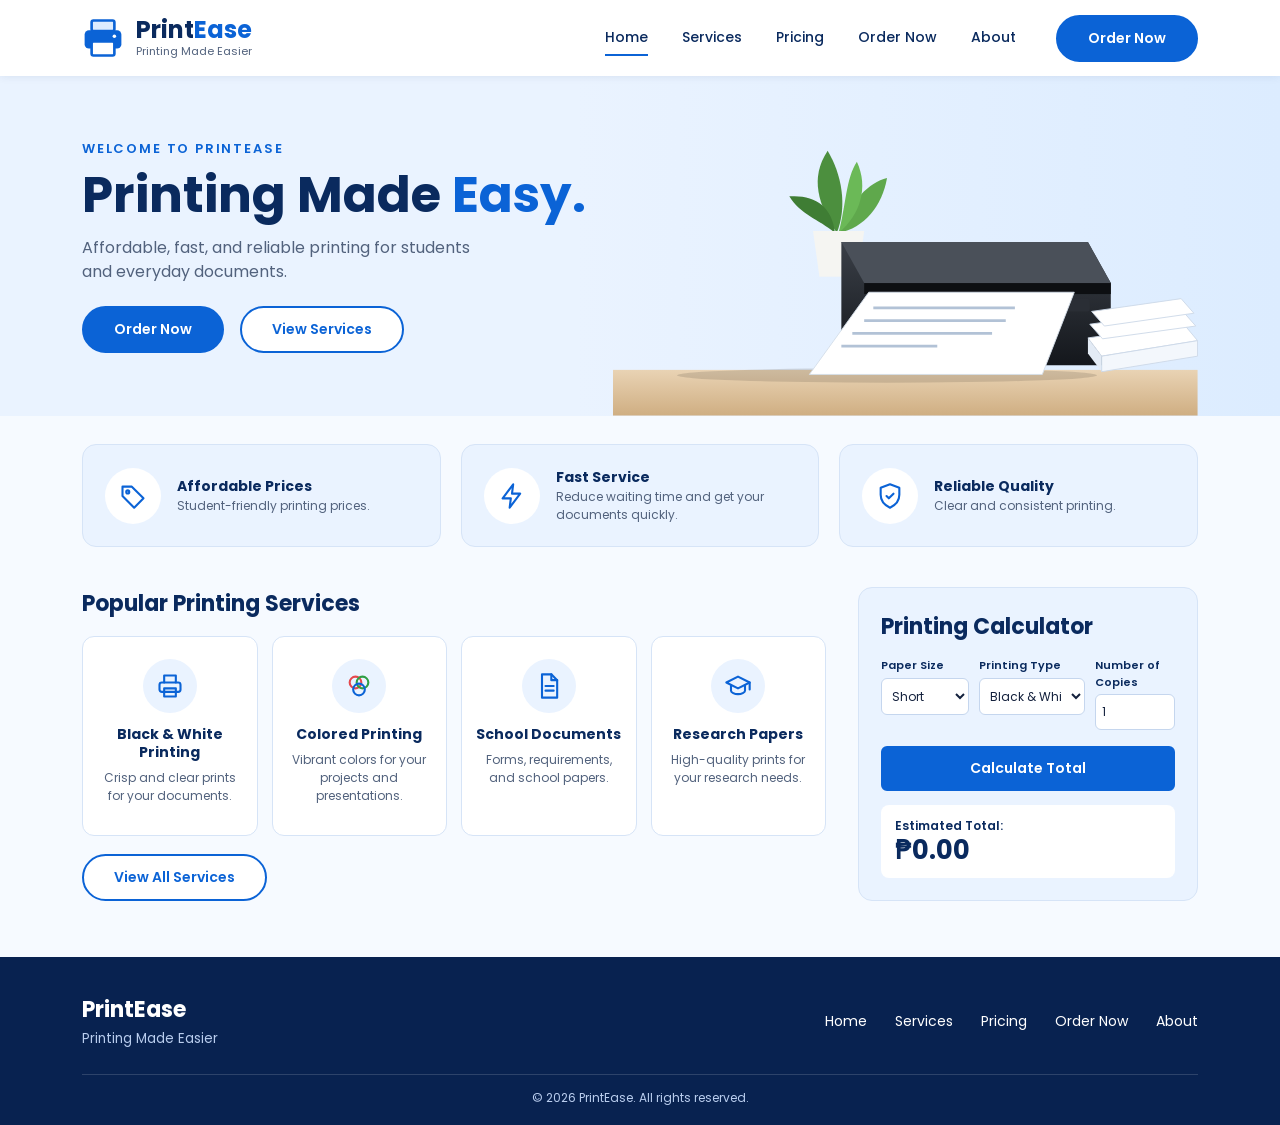
<file: index.html>
<!DOCTYPE html>
<html lang="en">
<head>
  <meta charset="UTF-8">   
  <meta name="viewport" content="width=device-width, initial-scale=1">
  <title>Home – PrintEase</title>
  <link href="https://fonts.googleapis.com/css2?family=Poppins:wght@400;500;600;700&display=swap" rel="stylesheet">
  <link rel="stylesheet" href="style.css">
  <link rel="stylesheet" href="https://pyscript.net/releases/2024.11.1/core.css">
  <script type="module" src="https://pyscript.net/releases/2024.11.1/core.js"></script>
</head>
<body>

<header class="nav">
  <div class="wrap">
    <a href="index.html" class="brand">
      <svg viewBox="0 0 48 48" aria-hidden="true"><rect x="11" y="4" width="26" height="12" rx="2" fill="#dcecff" stroke="#0b63d6" stroke-width="3"/><rect x="3" y="15" width="42" height="21" rx="5" fill="#0b63d6"/><rect x="11" y="28" width="26" height="16" rx="2" fill="#fff" stroke="#0b63d6" stroke-width="3"/><circle cx="37" cy="22" r="2" fill="#fff"/></svg>
      <span><b>Print<span>Ease</span></b><small>Printing Made Easier</small></span>
    </a>
    <div class="nav-right">
      <nav class="links">
        <a href="index.html" class="active">Home</a>
        <a href="services.html">Services</a>
        <a href="pricing.html">Pricing</a>
        <a href="order.html">Order Now</a>
        <a href="about.html">About</a>
      </nav>
      <a href="order.html" class="btn btn-blue">Order Now</a>
    </div>
  </div>
</header>

<section class="hero">
  <div class="wrap">
    <div>
      <div class="eyebrow">WELCOME TO PRINTEASE</div>
      <h1>Printing Made <span>Easy.</span></h1>
      <p>Affordable, fast, and reliable printing for students and everyday documents.</p>
      <div class="btns">
        <a href="order.html" class="btn btn-blue">Order Now</a>
        <a href="services.html" class="btn btn-outline">View Services</a>
      </div>
    </div>
    <div class="hero-img">
      <svg viewBox="0 0 640 340" role="img" aria-label="Printer with paper coming out and a stack of paper">
        <defs>
          <linearGradient id="body" x1="0" y1="0" x2="0" y2="1"><stop offset="0" stop-color="#3a3f47"/><stop offset="1" stop-color="#14171c"/></linearGradient>
          <linearGradient id="desk" x1="0" y1="0" x2="0" y2="1"><stop offset="0" stop-color="#e9d3b4"/><stop offset="1" stop-color="#cfae82"/></linearGradient>
        </defs>
        <!-- desk -->
        <rect x="0" y="290" width="640" height="50" fill="url(#desk)"/>
        <ellipse cx="300" cy="296" rx="230" ry="8" fill="#000" opacity=".12"/>
        <!-- plant -->
        <g transform="translate(205 40)">
          <path d="M40 100 C20 70 10 40 30 10 C45 35 52 70 40 100Z" fill="#4c8f3e"/>
          <path d="M42 100 C55 65 75 45 95 40 C90 70 70 95 42 100Z" fill="#5fa84c"/>
          <path d="M38 100 C20 85 0 80 -12 60 C15 58 35 70 38 100Z" fill="#3f7d34"/>
          <path d="M42 100 C50 70 50 40 62 22 C75 50 66 80 42 100Z" fill="#6bb957"/>
          <path d="M14 98h56l-7 50H21z" fill="#f5f5f2"/>
        </g>
        <!-- printer body -->
        <path d="M250 150 L520 150 L545 195 L545 285 L250 285Z" fill="url(#body)"/>
        <path d="M250 150 L520 150 L545 195 L275 195Z" fill="#4a5059"/>
        <rect x="275" y="195" width="270" height="12" fill="#0d0f12"/>
        <!-- control panel -->
        <rect x="470" y="212" width="52" height="14" rx="3" fill="#2a2e35"/>
        <circle cx="482" cy="219" r="3" fill="#3ddc84"/>
        <circle cx="496" cy="219" r="3" fill="#6b7280"/>
        <!-- paper coming out -->
        <path d="M280 205 L505 205 L470 295 L215 295Z" fill="#fff" stroke="#d5deea"/>
        <g stroke="#9fb3cc" stroke-width="3" opacity=".8">
          <line x1="285" y1="222" x2="440" y2="222"/><line x1="275" y1="236" x2="430" y2="236"/>
          <line x1="262" y1="250" x2="415" y2="250"/><line x1="250" y1="264" x2="355" y2="264"/>
        </g>
        <!-- paper stack -->
        <g>
          <path d="M520 255 L625 240 L640 258 L535 275Z" fill="#fff" stroke="#cdd9e8"/>
          <path d="M520 255 L535 275 L535 292 L520 272Z" fill="#e3ebf5"/>
          <path d="M535 275 L640 258 L640 275 L535 292Z" fill="#f3f7fc" stroke="#cdd9e8"/>
          <path d="M522 240 L624 226 L638 242 L536 256Z" fill="#fff" stroke="#cdd9e8"/>
          <path d="M524 226 L622 212 L636 228 L538 242Z" fill="#fff" stroke="#cdd9e8"/>
        </g>
      </svg>
    </div>
  </div>
</section>

<main class="wrap">
  <section class="benefits">
    <div class="benefit">
      <div class="icon-circle"><svg viewBox="0 0 24 24"><path d="M3 12V4h8l10 10-8 8z"/><circle cx="7.5" cy="8.5" r="1.3"/></svg></div>
      <div><h3>Affordable Prices</h3><p>Student-friendly printing prices.</p></div>
    </div>
    <div class="benefit">
      <div class="icon-circle"><svg viewBox="0 0 24 24"><path d="M13 2 4 14h7l-1 8 9-12h-7z"/></svg></div>
      <div><h3>Fast Service</h3><p>Reduce waiting time and get your documents quickly.</p></div>
    </div>
    <div class="benefit">
      <div class="icon-circle"><svg viewBox="0 0 24 24"><path d="M12 2 4 5v6c0 5 3.5 9 8 11 4.5-2 8-6 8-11V5z"/><path d="m9 12 2 2 4-4"/></svg></div>
      <div><h3>Reliable Quality</h3><p>Clear and consistent printing.</p></div>
    </div>
  </section>

  <div class="main">
    <section>
      <h2>Popular Printing Services</h2>
      <div class="services">
        <div class="service"><div class="icon-circle"><svg viewBox="0 0 24 24"><path d="M7 9V3h10v6"/><rect x="3" y="9" width="18" height="8" rx="2"/><path d="M7 14h10v7H7z"/></svg></div><h3>Black &amp; White Printing</h3><p>Crisp and clear prints for your documents.</p></div>
        <div class="service"><div class="icon-circle"><svg viewBox="0 0 24 24"><circle cx="9" cy="9" r="5" stroke="#e5484d"/><circle cx="15" cy="9" r="5" stroke="#2f9e44"/><circle cx="12" cy="15" r="5"/></svg></div><h3>Colored Printing</h3><p>Vibrant colors for your projects and presentations.</p></div>
        <div class="service"><div class="icon-circle"><svg viewBox="0 0 24 24"><path d="M6 2h8l5 5v15H6z"/><path d="M14 2v5h5M9 12h7M9 16h7"/></svg></div><h3>School Documents</h3><p>Forms, requirements, and school papers.</p></div>
        <div class="service"><div class="icon-circle"><svg viewBox="0 0 24 24"><path d="m2 9 10-5 10 5-10 5z"/><path d="M6 11.5V16c0 1.5 3 3 6 3s6-1.5 6-3v-4.500M22 9v6"/></svg></div><h3>Research Papers</h3><p>High-quality prints for your research needs.</p></div>
      </div>
      <a href="services.html" class="btn btn-outline more">View All Services</a>
    </section>
    <section class="calc">
      <h2>Printing Calculator</h2>
      <div class="fields">
        <div>
          <label for="paper-size">Paper Size</label>
          <select id="paper-size" py-change="calculate_total">
            <option value="short">Short</option>
            <option value="long">Long</option>
            <option value="a4">A4</option>
          </select>
        </div>
        <div>
          <label for="print-type">Printing Type</label>
          <select id="print-type" py-change="calculate_total">
            <option value="bw">Black &amp; White</option>
            <option value="color">Colored</option>
          </select>
        </div>
        <div>
          <label for="copies">Number of Copies</label>
          <input type="number" id="copies" value="1" min="1" py-change="calculate_total">
        </div>
      </div>
      <button type="button" class="btn btn-blue" py-click="calculate_total">Calculate Total</button>
      <p class="error" id="calc-error" role="alert"></p>
      <div class="result">Estimated Total:<strong id="total">₱0.00</strong></div>
    </section>
  </div>
</main>

<footer>
  <div class="wrap">
    <div class="top">
      <div><b>PrintEase</b><small>Printing Made Easier</small></div>
      <nav>
        <a href="index.html">Home</a>
        <a href="services.html">Services</a>
        <a href="pricing.html">Pricing</a>
        <a href="order.html">Order Now</a>
        <a href="about.html">About</a>
      </nav>
    </div>
    <div class="copy">© 2026 PrintEase. All rights reserved.</div>
  </div>
</footer>

<script type="py" src="./printease.py"></script>
</body>
</html>
</file>
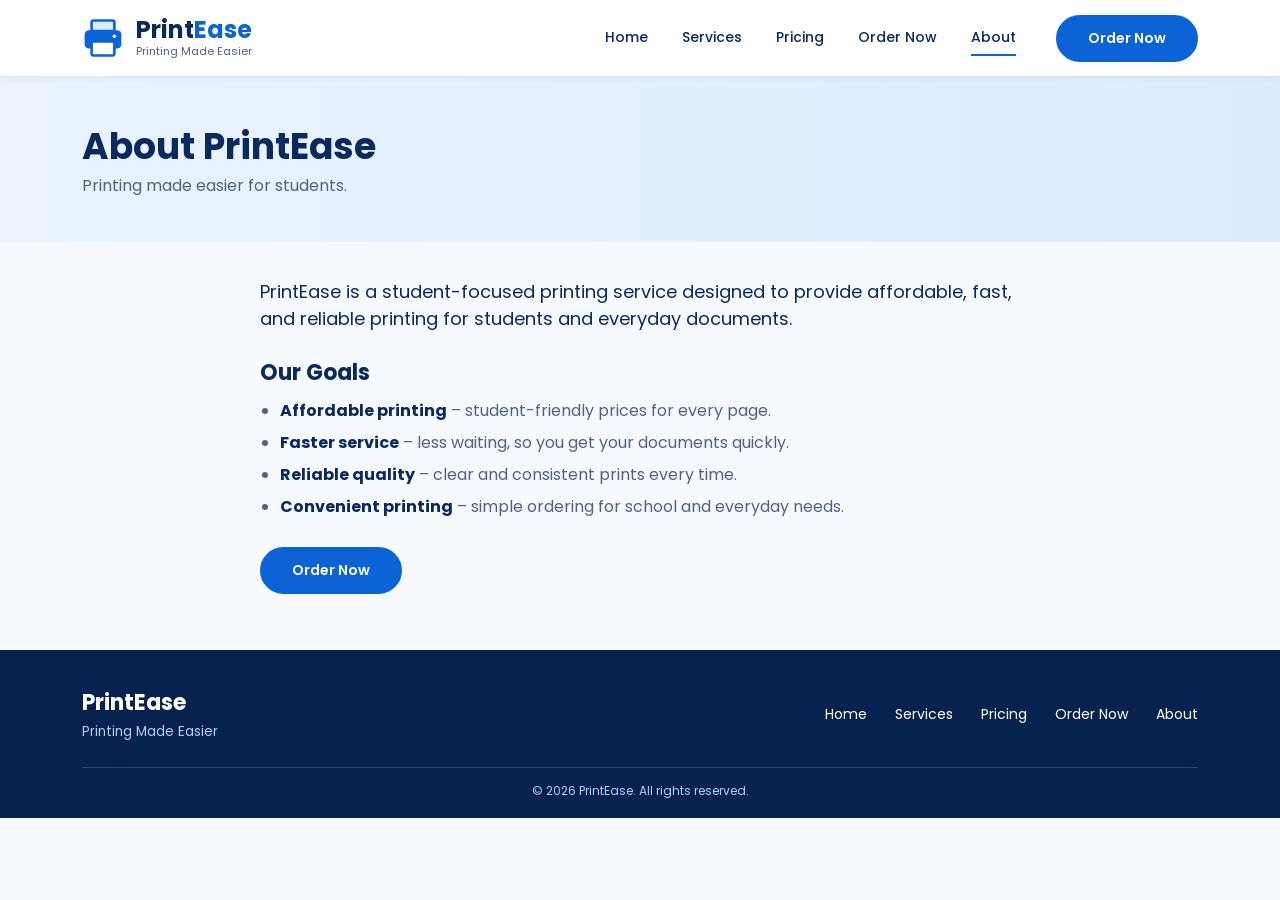
<file: about.html>
<!DOCTYPE html>
<html lang="en">
<head>
  <meta charset="UTF-8">
  <meta name="viewport" content="width=device-width, initial-scale=1">
  <title>About – PrintEase</title>
  <link href="https://fonts.googleapis.com/css2?family=Poppins:wght@400;500;600;700&display=swap" rel="stylesheet">
  <link rel="stylesheet" href="style.css">
  <link rel="stylesheet" href="https://pyscript.net/releases/2024.11.1/core.css">
  <script type="module" src="https://pyscript.net/releases/2024.11.1/core.js"></script>
</head>
<body>

<header class="nav">
  <div class="wrap">
    <a href="index.html" class="brand">
      <svg viewBox="0 0 48 48" aria-hidden="true"><rect x="11" y="4" width="26" height="12" rx="2" fill="#dcecff" stroke="#0b63d6" stroke-width="3"/><rect x="3" y="15" width="42" height="21" rx="5" fill="#0b63d6"/><rect x="11" y="28" width="26" height="16" rx="2" fill="#fff" stroke="#0b63d6" stroke-width="3"/><circle cx="37" cy="22" r="2" fill="#fff"/></svg>
      <span><b>Print<span>Ease</span></b><small>Printing Made Easier</small></span>
    </a>
    <div class="nav-right">
      <nav class="links">
        <a href="index.html">Home</a>
        <a href="services.html">Services</a>
        <a href="pricing.html">Pricing</a>
        <a href="order.html">Order Now</a>
        <a href="about.html" class="active">About</a>
      </nav>
      <a href="order.html" class="btn btn-blue">Order Now</a>
    </div>
  </div>
</header>
<section class="page-head"><div class="wrap"><h1>About PrintEase</h1><p>Printing made easier for students.</p></div></section>

<main class="wrap section">
  <div class="about">
    <p class="lead">PrintEase is a student-focused printing service designed to provide affordable, fast, and reliable printing for students and everyday documents.</p>
    <h2>Our Goals</h2>
    <ul class="goals">
      <li><b>Affordable printing</b> – student-friendly prices for every page.</li>
      <li><b>Faster service</b> – less waiting, so you get your documents quickly.</li>
      <li><b>Reliable quality</b> – clear and consistent prints every time.</li>
      <li><b>Convenient printing</b> – simple ordering for school and everyday needs.</li>
    </ul>
    <a href="order.html" class="btn btn-blue">Order Now</a>
  </div>
</main>

<footer>
  <div class="wrap">
    <div class="top">
      <div><b>PrintEase</b><small>Printing Made Easier</small></div>
      <nav>
        <a href="index.html">Home</a>
        <a href="services.html">Services</a>
        <a href="pricing.html">Pricing</a>
        <a href="order.html">Order Now</a>
        <a href="about.html">About</a>
      </nav>
    </div>
    <div class="copy">© 2026 PrintEase. All rights reserved.</div>
  </div>
</footer>

<script type="py" src="./printease.py"></script>
</body>
</html>
</file>
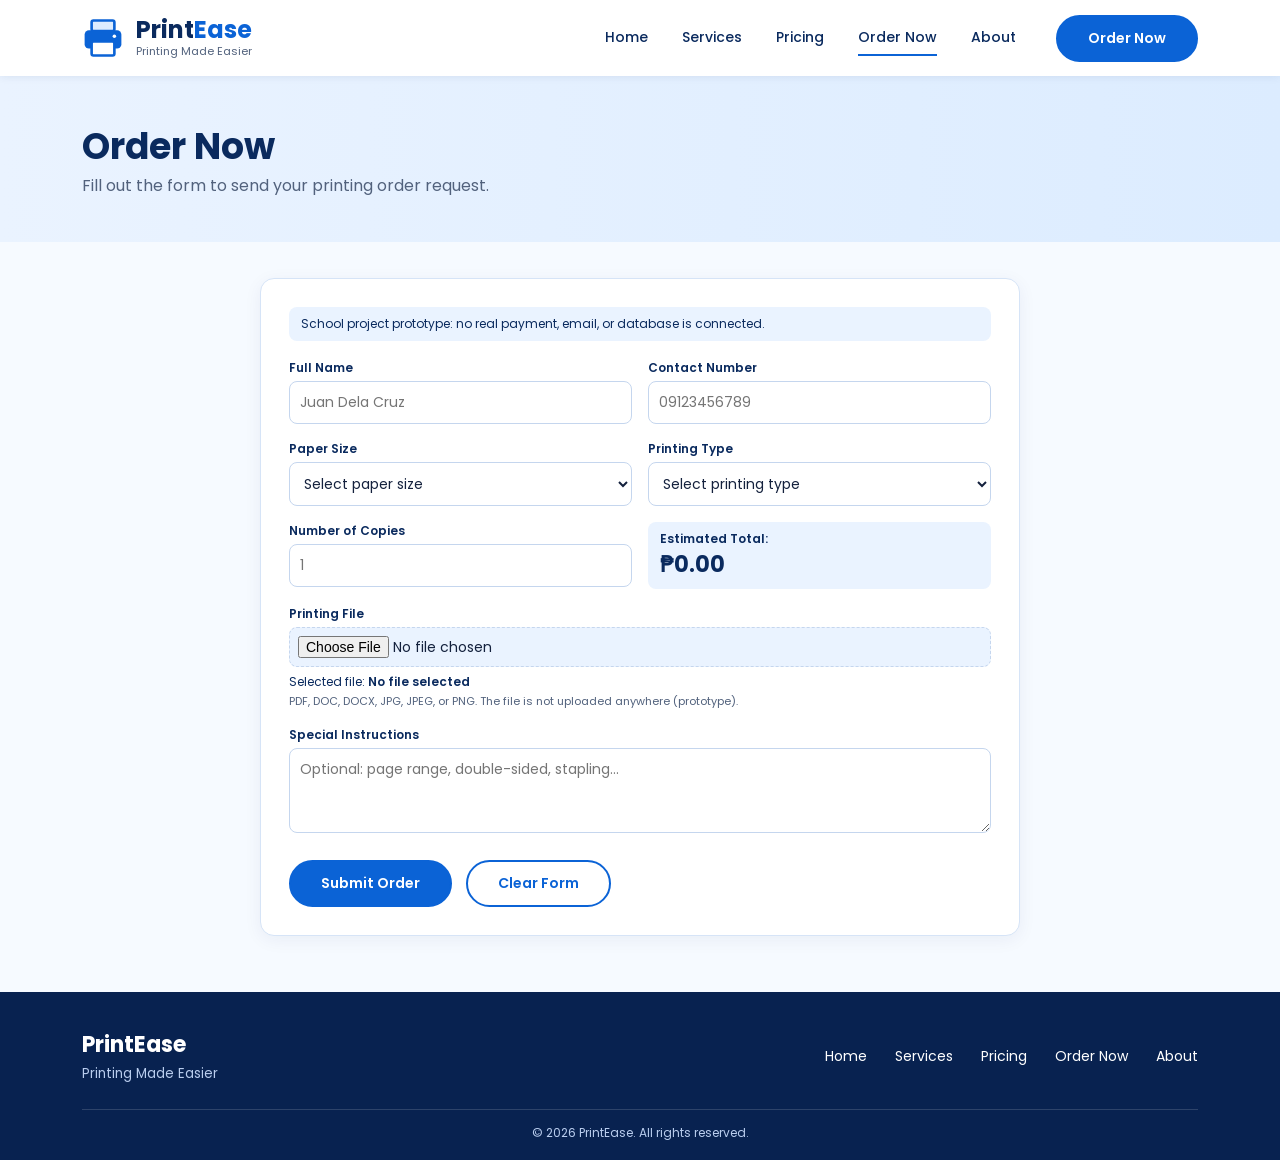
<file: order.html>
<!DOCTYPE html>
<html lang="en"> 
<head>
  <meta charset="UTF-8">
  <meta name="viewport" content="width=device-width, initial-scale=1">
  <title>Order Now – PrintEase</title>
  <link href="https://fonts.googleapis.com/css2?family=Poppins:wght@400;500;600;700&display=swap" rel="stylesheet">
  <link rel="stylesheet" href="style.css">
  <link rel="stylesheet" href="https://pyscript.net/releases/2024.11.1/core.css">
  <script type="module" src="https://pyscript.net/releases/2024.11.1/core.js"></script>
</head>
<body>

<header class="nav">
  <div class="wrap">
    <a href="index.html" class="brand">
      <svg viewBox="0 0 48 48" aria-hidden="true"><rect x="11" y="4" width="26" height="12" rx="2" fill="#dcecff" stroke="#0b63d6" stroke-width="3"/><rect x="3" y="15" width="42" height="21" rx="5" fill="#0b63d6"/><rect x="11" y="28" width="26" height="16" rx="2" fill="#fff" stroke="#0b63d6" stroke-width="3"/><circle cx="37" cy="22" r="2" fill="#fff"/></svg>
      <span><b>Print<span>Ease</span></b><small>Printing Made Easier</small></span>
    </a>
    <div class="nav-right">
      <nav class="links">
        <a href="index.html">Home</a>
        <a href="services.html">Services</a>
        <a href="pricing.html">Pricing</a>
        <a href="order.html" class="active">Order Now</a>
        <a href="about.html">About</a>
      </nav>
      <a href="order.html" class="btn btn-blue">Order Now</a>
    </div>
  </div>
</header>
<section class="page-head"><div class="wrap"><h1>Order Now</h1><p>Fill out the form to send your printing order request.</p></div></section>

<main class="wrap section">
  <div class="order-box">
    <p class="proto">School project prototype: no real payment, email, or database is connected.</p>
    <form id="order-form" novalidate py-submit="submit_order">
      <div class="grid2">
        <div><label for="o-name">Full Name</label><input type="text" id="o-name" placeholder="Juan Dela Cruz"></div>
        <div><label for="o-contact">Contact Number</label><input type="text" id="o-contact" inputmode="numeric" maxlength="11" placeholder="09123456789" py-input="clean_contact"></div>
        <div><label for="o-size">Paper Size</label>
          <select id="o-size" py-change="update_estimate">
            <option value="">Select paper size</option>
            <option value="short">Short</option><option value="long">Long</option><option value="a4">A4</option>
          </select></div>
        <div><label for="o-type">Printing Type</label>
          <select id="o-type" py-change="update_estimate">
            <option value="">Select printing type</option>
            <option value="bw">Black &amp; White</option><option value="color">Colored</option>
          </select></div>
        <div><label for="o-copies">Number of Copies</label><input type="number" id="o-copies" min="1" placeholder="1" py-input="update_estimate"></div>
        <div class="estimate">Estimated Total:<strong id="o-estimate">₱0.00</strong></div>
      </div>
      <div class="file-field">
        <label for="o-file">Printing File</label>
        <input type="file" id="o-file" accept=".pdf,.doc,.docx,.jpg,.jpeg,.png" py-change="show_file_name">
        <p class="file-name">Selected file: <span id="file-name">No file selected</span></p>
        <p class="hint">PDF, DOC, DOCX, JPG, JPEG, or PNG. The file is not uploaded anywhere (prototype).</p>
      </div>
      <label for="o-notes">Special Instructions</label>
      <textarea id="o-notes" rows="3" placeholder="Optional: page range, double-sided, stapling..."></textarea>
      <p class="error" id="order-error" role="alert"></p>
      <div class="btns">
        <button type="submit" class="btn btn-blue">Submit Order</button>
        <button type="button" class="btn btn-outline" py-click="clear_form">Clear Form</button>
      </div>
    </form>
    <div class="confirm" id="order-result" hidden>
      <h2>Order Request Submitted!</h2>
      <dl>
        <dt>Customer Name</dt><dd id="r-name"></dd>
        <dt>Contact Number</dt><dd id="r-contact"></dd>
        <dt>Printing File</dt><dd id="r-file"></dd>
        <dt>Paper Size</dt><dd id="r-size"></dd>
        <dt>Printing Type</dt><dd id="r-type"></dd>
        <dt>Number of Copies</dt><dd id="r-copies"></dd>
        <dt>Estimated Total</dt><dd id="r-total"></dd>
      </dl>
      <p>Please bring or submit your document to the PrintEase service point.</p>
    </div>
  </div>
</main>

<footer>
  <div class="wrap">
    <div class="top">
      <div><b>PrintEase</b><small>Printing Made Easier</small></div>
      <nav>
        <a href="index.html">Home</a>
        <a href="services.html">Services</a>
        <a href="pricing.html">Pricing</a>
        <a href="order.html">Order Now</a>
        <a href="about.html">About</a>
      </nav>
    </div>
    <div class="copy">© 2026 PrintEase. All rights reserved.</div>
  </div>
</footer>

<script type="py" src="./printease.py"></script>
</body>
</html>
</file>
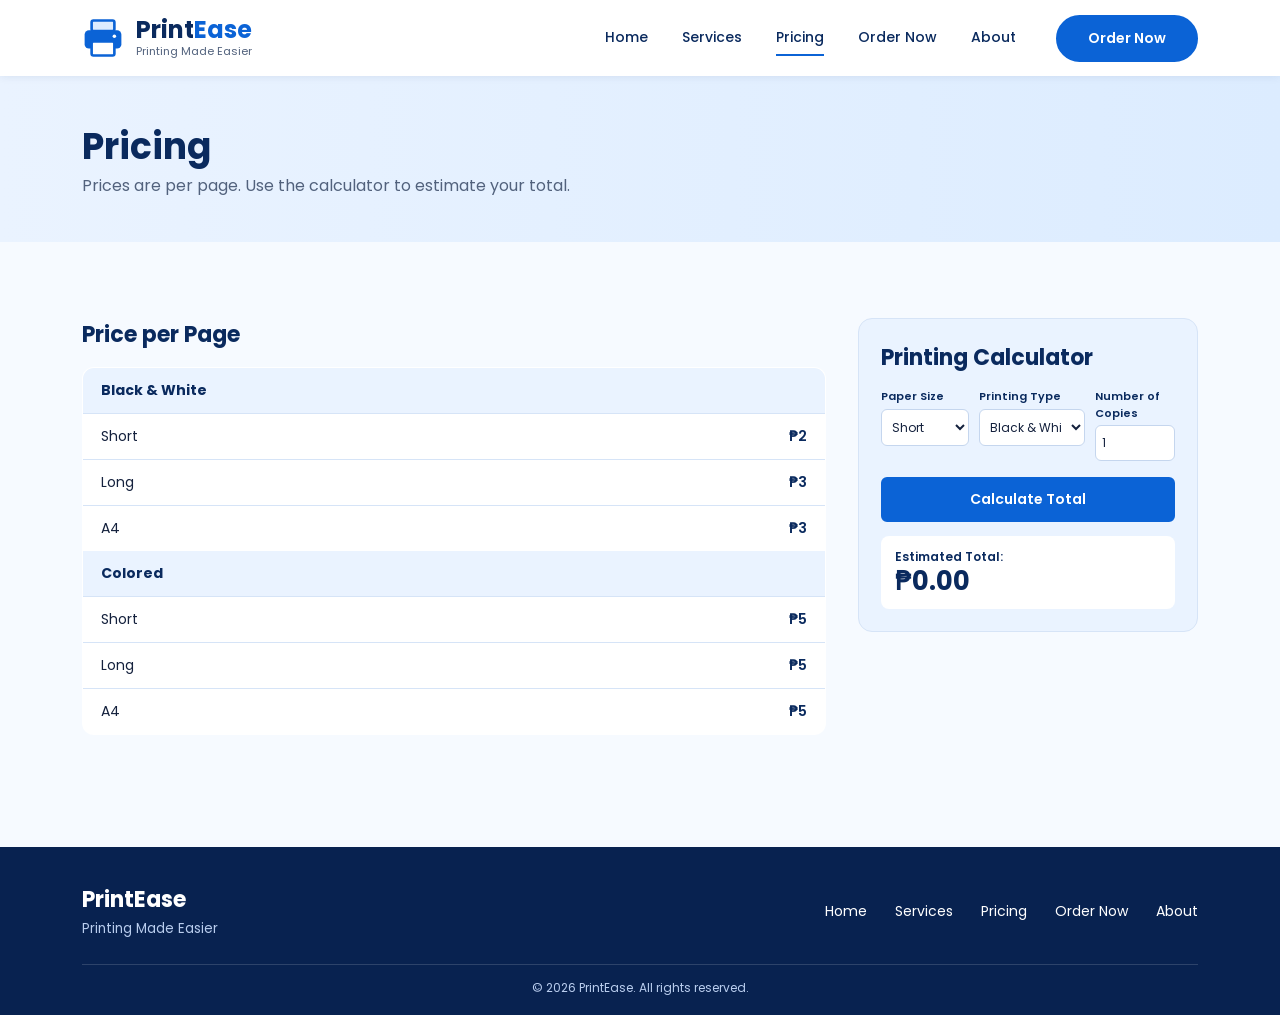
<file: pricing.html>
<!DOCTYPE html>
<html lang="en">
<head>
  <meta charset="UTF-8">
  <meta name="viewport" content="width=device-width, initial-scale=1">
  <title>Pricing – PrintEase</title>
  <link href="https://fonts.googleapis.com/css2?family=Poppins:wght@400;500;600;700&display=swap" rel="stylesheet">
  <link rel="stylesheet" href="style.css">
  <link rel="stylesheet" href="https://pyscript.net/releases/2024.11.1/core.css">
  <script type="module" src="https://pyscript.net/releases/2024.11.1/core.js"></script>
</head>
<body>

<header class="nav">
  <div class="wrap">
    <a href="index.html" class="brand">
      <svg viewBox="0 0 48 48" aria-hidden="true"><rect x="11" y="4" width="26" height="12" rx="2" fill="#dcecff" stroke="#0b63d6" stroke-width="3"/><rect x="3" y="15" width="42" height="21" rx="5" fill="#0b63d6"/><rect x="11" y="28" width="26" height="16" rx="2" fill="#fff" stroke="#0b63d6" stroke-width="3"/><circle cx="37" cy="22" r="2" fill="#fff"/></svg>
      <span><b>Print<span>Ease</span></b><small>Printing Made Easier</small></span>
    </a>
    <div class="nav-right">
      <nav class="links">
        <a href="index.html">Home</a>
        <a href="services.html">Services</a>
        <a href="pricing.html" class="active">Pricing</a>
        <a href="order.html">Order Now</a>
        <a href="about.html">About</a>
      </nav>
      <a href="order.html" class="btn btn-blue">Order Now</a>
    </div>
  </div>
</header>
<section class="page-head"><div class="wrap"><h1>Pricing</h1><p>Prices are per page. Use the calculator to estimate your total.</p></div></section>

<main class="wrap section">
  <div class="main">
    <section>
      <h2>Price per Page</h2>
      <table class="prices">
        <tr><th colspan="2">Black &amp; White</th></tr><tr><td>Short</td><td>₱2</td></tr><tr><td>Long</td><td>₱3</td></tr><tr><td>A4</td><td>₱3</td></tr>
        <tr><th colspan="2">Colored</th></tr><tr><td>Short</td><td>₱5</td></tr><tr><td>Long</td><td>₱5</td></tr><tr><td>A4</td><td>₱5</td></tr>
      </table>
    </section>
    <section class="calc">
      <h2>Printing Calculator</h2>
      <div class="fields">
        <div>
          <label for="paper-size">Paper Size</label>
          <select id="paper-size" py-change="calculate_total">
            <option value="short">Short</option>
            <option value="long">Long</option>
            <option value="a4">A4</option>
          </select>
        </div>
        <div>
          <label for="print-type">Printing Type</label>
          <select id="print-type" py-change="calculate_total">
            <option value="bw">Black &amp; White</option>
            <option value="color">Colored</option>
          </select>
        </div>
        <div>
          <label for="copies">Number of Copies</label>
          <input type="number" id="copies" value="1" min="1" py-change="calculate_total">
        </div>
      </div>
      <button type="button" class="btn btn-blue" py-click="calculate_total">Calculate Total</button>
      <p class="error" id="calc-error" role="alert"></p>
      <div class="result">Estimated Total:<strong id="total">₱0.00</strong></div>
    </section>
  </div>
</main>

<footer>
  <div class="wrap">
    <div class="top">
      <div><b>PrintEase</b><small>Printing Made Easier</small></div>
      <nav>
        <a href="index.html">Home</a>
        <a href="services.html">Services</a>
        <a href="pricing.html">Pricing</a>
        <a href="order.html">Order Now</a>
        <a href="about.html">About</a>
      </nav>
    </div>
    <div class="copy">© 2026 PrintEase. All rights reserved.</div>
  </div>
</footer>

<script type="py" src="./printease.py"></script>
</body>
</html>
</file>
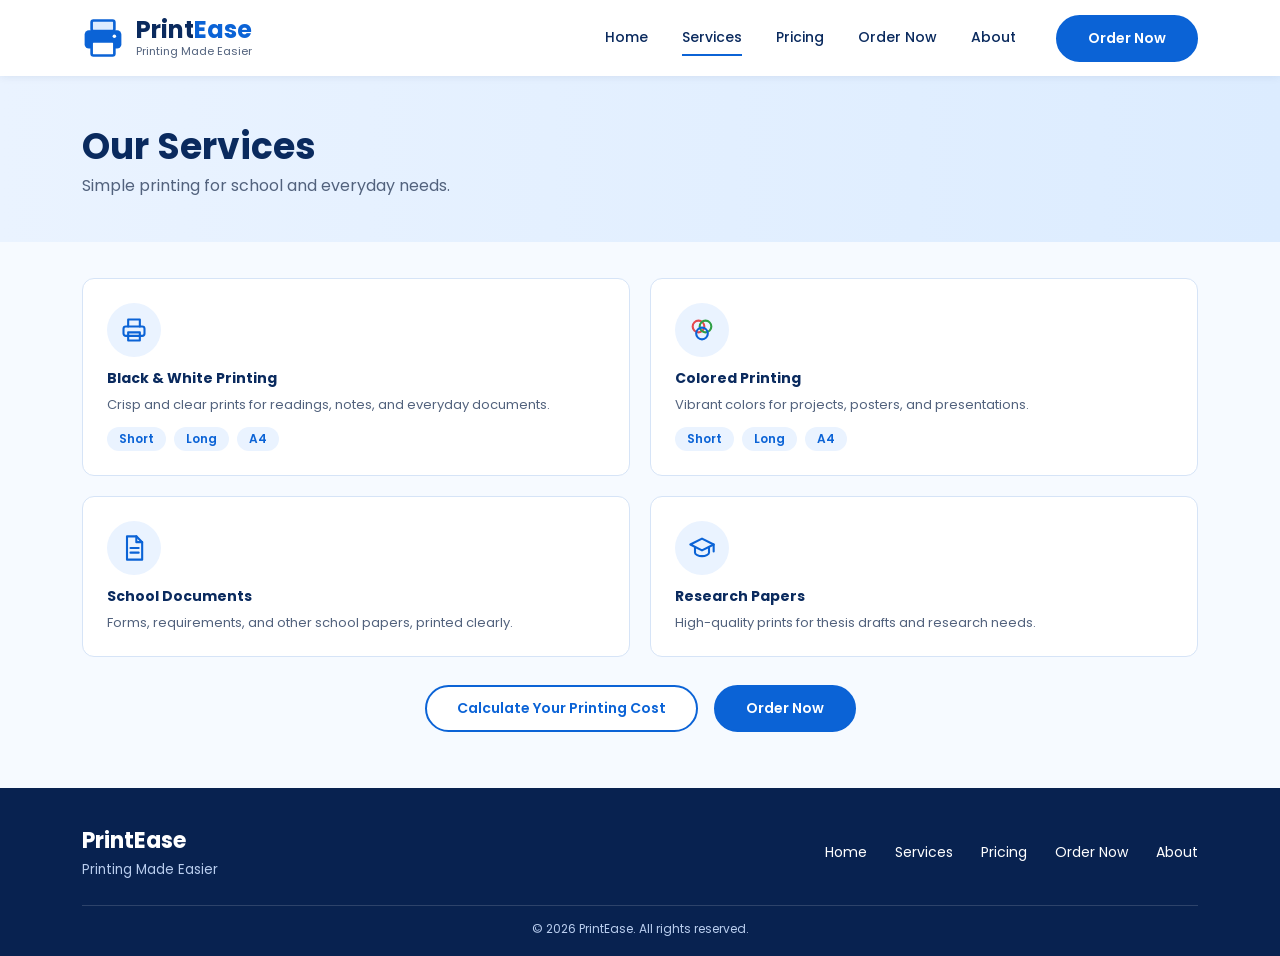
<file: services.html>
<!DOCTYPE html>
<html lang="en">
<head>
  <meta charset="UTF-8">
  <meta name="viewport" content="width=device-width, initial-scale=1">
  <title>Services – PrintEase</title>
  <link href="https://fonts.googleapis.com/css2?family=Poppins:wght@400;500;600;700&display=swap" rel="stylesheet">
  <link rel="stylesheet" href="style.css">
  <link rel="stylesheet" href="https://pyscript.net/releases/2024.11.1/core.css">
  <script type="module" src="https://pyscript.net/releases/2024.11.1/core.js"></script>
</head>
<body>

<header class="nav">
  <div class="wrap">
    <a href="index.html" class="brand">
      <svg viewBox="0 0 48 48" aria-hidden="true"><rect x="11" y="4" width="26" height="12" rx="2" fill="#dcecff" stroke="#0b63d6" stroke-width="3"/><rect x="3" y="15" width="42" height="21" rx="5" fill="#0b63d6"/><rect x="11" y="28" width="26" height="16" rx="2" fill="#fff" stroke="#0b63d6" stroke-width="3"/><circle cx="37" cy="22" r="2" fill="#fff"/></svg>
      <span><b>Print<span>Ease</span></b><small>Printing Made Easier</small></span>
    </a>
    <div class="nav-right">
      <nav class="links">
        <a href="index.html">Home</a>
        <a href="services.html" class="active">Services</a>
        <a href="pricing.html">Pricing</a>
        <a href="order.html">Order Now</a>
        <a href="about.html">About</a>
      </nav>
      <a href="order.html" class="btn btn-blue">Order Now</a>
    </div>
  </div>
</header>
<section class="page-head"><div class="wrap"><h1>Our Services</h1><p>Simple printing for school and everyday needs.</p></div></section>

<main class="wrap section">
  <div class="services two">
    <div class="service wide"><div class="icon-circle"><svg viewBox="0 0 24 24"><path d="M7 9V3h10v6"/><rect x="3" y="9" width="18" height="8" rx="2"/><path d="M7 14h10v7H7z"/></svg></div><h3>Black &amp; White Printing</h3><p>Crisp and clear prints for readings, notes, and everyday documents.</p><ul class="sizes"><li>Short</li><li>Long</li><li>A4</li></ul></div>
    <div class="service wide"><div class="icon-circle"><svg viewBox="0 0 24 24"><circle cx="9" cy="9" r="5" stroke="#e5484d"/><circle cx="15" cy="9" r="5" stroke="#2f9e44"/><circle cx="12" cy="15" r="5"/></svg></div><h3>Colored Printing</h3><p>Vibrant colors for projects, posters, and presentations.</p><ul class="sizes"><li>Short</li><li>Long</li><li>A4</li></ul></div>
    <div class="service wide"><div class="icon-circle"><svg viewBox="0 0 24 24"><path d="M6 2h8l5 5v15H6z"/><path d="M14 2v5h5M9 12h7M9 16h7"/></svg></div><h3>School Documents</h3><p>Forms, requirements, and other school papers, printed clearly.</p></div>
    <div class="service wide"><div class="icon-circle"><svg viewBox="0 0 24 24"><path d="m2 9 10-5 10 5-10 5z"/><path d="M6 11.5V16c0 1.5 3 3 6 3s6-1.5 6-3v-4.500M22 9v6"/></svg></div><h3>Research Papers</h3><p>High-quality prints for thesis drafts and research needs.</p></div>
  </div>
  <div class="btns center">
    <a href="pricing.html" class="btn btn-outline">Calculate Your Printing Cost</a>
    <a href="order.html" class="btn btn-blue">Order Now</a>
  </div>
</main>

<footer>
  <div class="wrap">
    <div class="top">
      <div><b>PrintEase</b><small>Printing Made Easier</small></div>
      <nav>
        <a href="index.html">Home</a>
        <a href="services.html">Services</a>
        <a href="pricing.html">Pricing</a>
        <a href="order.html">Order Now</a>
        <a href="about.html">About</a>
      </nav>
    </div>
    <div class="copy">© 2026 PrintEase. All rights reserved.</div>
  </div>
</footer>

<script type="py" src="./printease.py"></script>
</body>
</html>
</file>
<file: style.css>
:root{--blue:#0b63d6;--navy:#0a2a5e;--dark:#082250;--ink:#14213d;--muted:#52627d;--soft:#eaf3ff;--line:#d6e4f7}
*{box-sizing:border-box;margin:0;padding:0}
html{scroll-behavior:smooth}
body{font-family:'Poppins','Segoe UI',Arial,sans-serif;color:var(--ink);background:#f6faff;line-height:1.5}
a{color:inherit;text-decoration:none}
.wrap{max-width:1180px;margin:0 auto;padding:0 32px}

/* Navigation */
.nav{background:#fff;position:sticky;top:0;z-index:10;box-shadow:0 1px 8px rgba(10,42,94,.08)}
.nav .wrap{display:flex;align-items:center;justify-content:space-between;height:76px}
.brand{display:flex;align-items:center;gap:12px}
.brand svg{width:42px;height:42px}
.brand b{display:block;font-size:24px;font-weight:700;color:var(--navy);line-height:1.1}
.brand b span{color:var(--blue)}
.brand small{display:block;font-size:11px;color:var(--muted)}
.links{display:flex;gap:34px;font-size:14px;font-weight:500;color:var(--navy)}
.links a{padding:6px 0;border-bottom:2px solid transparent}
.links a.active,.links a:hover{border-color:var(--blue)}
.nav-right{display:flex;align-items:center;gap:40px}
.btn{display:inline-block;padding:11px 30px;border-radius:999px;font:600 14px 'Poppins',sans-serif;border:2px solid var(--blue);cursor:pointer}
.btn-blue{background:var(--blue);color:#fff}
.btn-blue:hover{background:#0953b3}
.btn-outline{background:#fff;color:var(--blue)}
.btn-outline:hover{background:var(--soft)}
:focus-visible{outline:3px solid #7db4ff;outline-offset:2px}

/* Hero */
.hero{background:linear-gradient(90deg,#eaf3ff 0%,#eaf3ff 45%,#dcecff 100%)}
.hero .wrap{display:grid;grid-template-columns:1fr 1.1fr;align-items:center;min-height:340px}
.hero .eyebrow{color:var(--blue);font-weight:600;font-size:13px;letter-spacing:.14em}
.hero h1{font-size:50px;line-height:1.15;font-weight:700;color:var(--navy);margin:8px 0 12px}
.hero h1 span{color:var(--blue)}
.hero p{color:var(--muted);max-width:400px;font-size:16px}
.hero .btns{display:flex;gap:16px;margin-top:22px}
.hero-img{align-self:end}
.hero-img svg{width:100%;height:auto;display:block}

/* Benefit cards */
.benefits{display:grid;grid-template-columns:repeat(3,1fr);gap:20px;margin-top:28px}
.benefit{display:flex;align-items:center;gap:16px;background:var(--soft);border:1px solid var(--line);border-radius:14px;padding:22px}
.icon-circle{flex:none;width:56px;height:56px;border-radius:50%;background:#fff;display:grid;place-items:center}
.icon-circle svg{width:28px;height:28px;stroke:var(--blue);fill:none;stroke-width:1.8;stroke-linecap:round;stroke-linejoin:round}
.benefit h3{font-size:14px;color:var(--navy)}
.benefit p{font-size:12px;color:var(--muted)}

/* Services + calculator */
.main{display:grid;grid-template-columns:1fr 340px;gap:32px;margin:40px 0 56px;align-items:start}
.main h2{font-size:22px;color:var(--navy);margin-bottom:16px}
.services{display:grid;grid-template-columns:repeat(4,1fr);gap:14px}
.service{background:#fff;border:1px solid var(--line);border-radius:12px;padding:22px 14px;text-align:center;min-height:200px}
.service .icon-circle{margin:0 auto 12px;background:var(--soft);width:54px;height:54px}
.service h3{font-size:14px;color:var(--navy);line-height:1.3;margin-bottom:8px}
.service p{font-size:12px;color:var(--muted)}

.calc{background:var(--soft);border:1px solid var(--line);border-radius:14px;padding:22px}
.calc h2{margin-bottom:14px}
.fields{display:grid;grid-template-columns:1fr 1.2fr .9fr;gap:10px}
.fields label{font-size:11px;font-weight:600;color:var(--navy);display:block;margin-bottom:4px}
.fields select,.fields input{width:100%;padding:8px 6px;font:12px 'Poppins',sans-serif;border:1px solid #c5d6ee;border-radius:6px;background:#fff;color:var(--ink)}
.calc .btn{width:100%;margin-top:16px;border-radius:6px;padding:10px}
.result{background:#fff;border-radius:8px;margin-top:14px;padding:12px 14px;font-size:12px;font-weight:600;color:var(--navy)}
.result strong{display:block;font-size:26px;color:var(--navy);line-height:1.2}

/* Footer */
footer{background:var(--dark);color:#fff;padding:36px 0 18px}
footer .top{display:flex;justify-content:space-between;align-items:center;flex-wrap:wrap;gap:20px}
footer b{font-size:22px;display:block}
footer small{color:#b9cdee}
footer nav{display:flex;gap:28px;font-size:14px}
footer nav a:hover{text-decoration:underline}
footer .copy{border-top:1px solid rgba(255,255,255,.15);margin-top:24px;padding-top:14px;text-align:center;font-size:12px;color:#b9cdee}

@media(max-width:960px){
  .links{display:none}.nav-right{gap:0}
  .hero .wrap,.main{grid-template-columns:1fr}
  .hero h1{font-size:38px}
  .benefits{grid-template-columns:1fr}
  .services{grid-template-columns:repeat(2,1fr)}
}
@media(max-width:480px){.wrap{padding:0 18px}.fields{grid-template-columns:1fr}}

/* Inner pages */
[hidden]{display:none!important}
.page-head{background:linear-gradient(90deg,#eaf3ff,#dcecff);padding:44px 0}
.page-head h1{font-size:36px;color:var(--navy)}
.page-head p{color:var(--muted)}
.section{padding-top:36px;padding-bottom:56px}
.main .more{margin-top:18px}
.btns.center{justify-content:center;display:flex;gap:16px;margin-top:28px;flex-wrap:wrap}
.services.two{grid-template-columns:repeat(2,1fr);gap:20px}
.service.wide{text-align:left;min-height:0;padding:24px}
.service.wide .icon-circle{margin:0 0 12px}
.service.wide p{font-size:13px}
.sizes{list-style:none;display:flex;gap:8px;margin-top:12px}
.sizes li{background:var(--soft);color:var(--blue);font-size:12px;font-weight:600;padding:3px 12px;border-radius:999px}
.prices{width:100%;border-collapse:collapse;background:#fff;border:1px solid var(--line);border-radius:12px;overflow:hidden}
.prices th{background:var(--soft);color:var(--navy);text-align:left;padding:12px 18px;font-size:14px}
.prices td{padding:12px 18px;border-top:1px solid var(--line);font-size:14px}
.prices td:last-child{font-weight:600;color:var(--navy);text-align:right}
.error{color:#c62828;font-size:12px;font-weight:500;margin-top:10px;min-height:0}
.order-box{max-width:760px;margin:0 auto;background:#fff;border:1px solid var(--line);border-radius:14px;padding:28px;box-shadow:0 4px 18px rgba(10,42,94,.06)}
.proto{background:var(--soft);color:var(--navy);font-size:12px;padding:8px 12px;border-radius:8px;margin-bottom:18px}
.order-box label{display:block;font-size:12px;font-weight:600;color:var(--navy);margin-bottom:4px}
.order-box input,.order-box select,.order-box textarea{width:100%;padding:10px;font:14px 'Poppins',sans-serif;border:1px solid #c5d6ee;border-radius:8px;background:#fff;color:var(--ink)}
.order-box textarea{margin-bottom:4px;resize:vertical}
.grid2{display:grid;grid-template-columns:1fr 1fr;gap:16px;margin-bottom:16px}
.estimate{align-self:end;background:var(--soft);border-radius:8px;padding:8px 12px;font-size:12px;font-weight:600;color:var(--navy)}
.estimate strong{display:block;font-size:22px}
.order-box .btns{display:flex;gap:14px;margin-top:16px}
.confirm{margin-top:24px;background:var(--soft);border:1px solid var(--line);border-radius:12px;padding:20px}
.confirm h2{color:var(--navy);font-size:20px;margin-bottom:10px}
.confirm dl{display:grid;grid-template-columns:150px 1fr;gap:6px 12px;font-size:14px;margin-bottom:12px}
.confirm dt{color:var(--muted)}.confirm dd{font-weight:600;color:var(--navy)}
.about{max-width:760px;margin:0 auto}
.about .lead{font-size:18px;color:var(--navy);margin-bottom:24px}
.about h2{color:var(--navy);font-size:22px;margin-bottom:10px}
.goals{margin:0 0 28px 20px;color:var(--muted)}
.goals li{margin-bottom:8px}.goals b{color:var(--navy)}
@media(max-width:960px){.services.two,.grid2{grid-template-columns:1fr}}

/* Order form: file field */
.file-field{margin-bottom:16px}
.order-box input[type=file]{padding:8px;background:var(--soft);border-style:dashed}
.file-name{font-size:12px;color:var(--navy);margin-top:6px}
.file-name span{font-weight:600}
.hint{font-size:11px;color:var(--muted);margin-top:2px}
</file>
